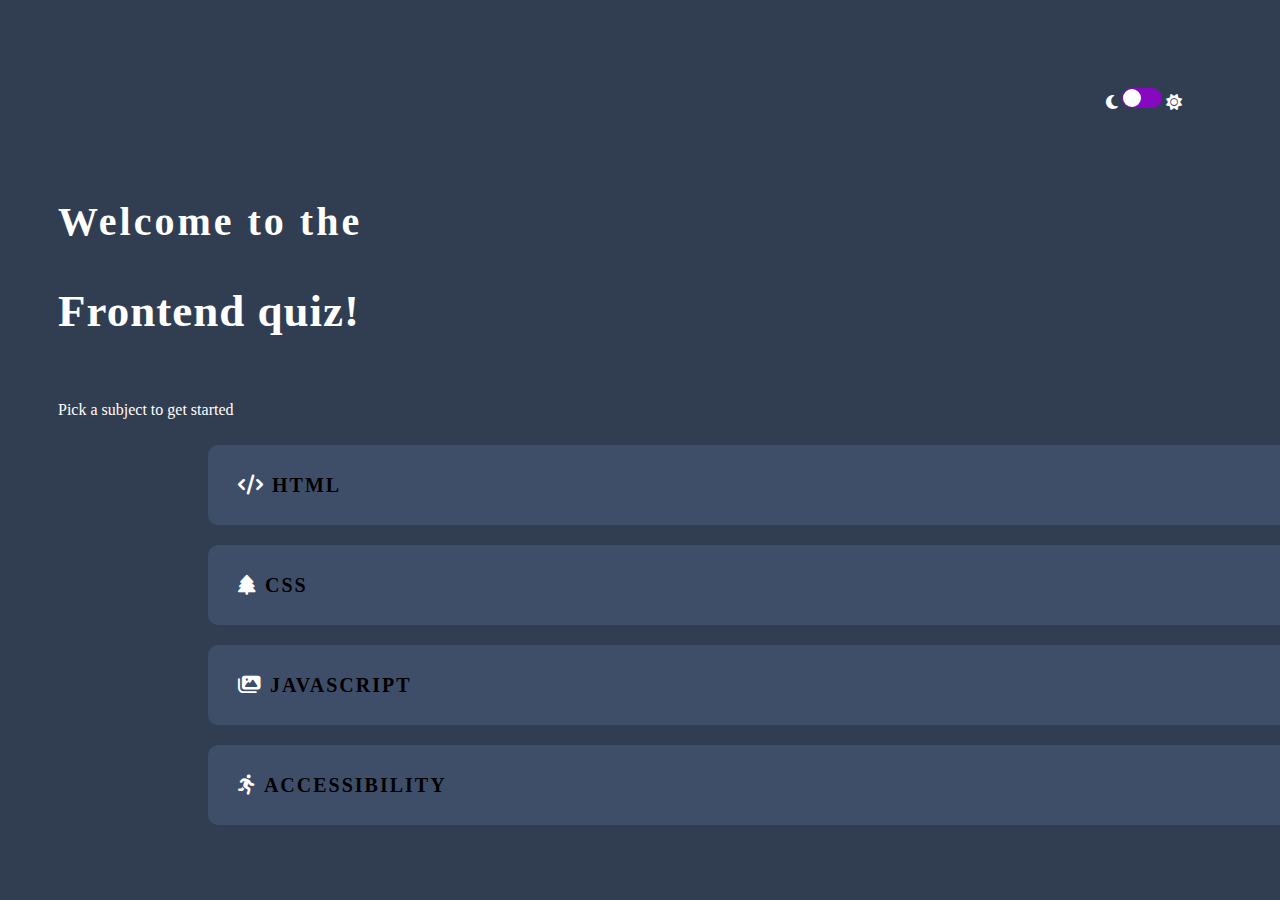
<file: index.html>
<!DOCTYPE html>
<html lang="en">
<head>
    <meta charset="UTF-8">
    <meta name="viewport" content="width=device-width, initial-scale=1.0">
    <title>Quiz</title>
    <link href="https://cdn.jsdelivr.net/npm/bootstrap@5.0.2/dist/css/bootstrap.min.css" rel="stylesheet" integrity="sha384-EVSTQN3/azprG1Anm3QDgpJLIm9Nao0Yz1ztcQTwFspd3yD65VohhpuuCOmLASjC" crossorigin="anonymous">
    <link rel="stylesheet" href="https://cdnjs.cloudflare.com/ajax/libs/font-awesome/6.7.2/css/all.min.css" integrity="sha512-Evv84Mr4kqVGRNSgIGL/F/aIDqQb7xQ2vcrdIwxfjThSH8CSR7PBEakCr51Ck+w+/U6swU2Im1vVX0SVk9ABhg==" crossorigin="anonymous" referrerpolicy="no-referrer" />
    
</head>
<!--<nav class="navbar navbar-expand-lg navbar-light bg-light">
    <div class="container-fluid">
      <a class="navbar-brand fs-3" href="#" style="letter-spacing: 2px; font-weight: 600;">Tera learning</a>
      <button class="navbar-toggler" type="button" data-bs-toggle="collapse" data-bs-target="#navbarNavDropdown" aria-controls="navbarNavDropdown" aria-expanded="false" aria-label="Toggle navigation">
        <span class="navbar-toggler-icon"></span>
      </button>
      <div class="collapse navbar-collapse" id="navbarNavDropdown">
        <ul class="navbar-nav">
          <li class="nav-item">
            <a class="nav-link active" aria-current="page" href="index.html" style="font-weight: 400;font-size: 20px; letter-spacing: 2px; color: black;">Home</a>
          </li>
          <li class="nav-item ">
            <a class="nav-link" href="index.html" style="font-weight: 400;font-size: 20px; letter-spacing: 2px; color: black;">about</a>
          </li>
          <li class="nav-item ">
            <a class="nav-link" href="index.html" style="font-weight: 400;font-size: 20px; letter-spacing: 2px; color: black;">Contact</a>
          </li>
            </ul>
          </li>
        </ul>
      </div>
    </div>
  </nav>--->
<body>
  <style>
    
.wrap{
    padding-top: 150px;
    margin: 0;
}

.btn-primary{
    width: 45%;
    padding: 6px;
    border: none;
}

.wrap h3{
    font-size: 40px;
    font-style: inherit;
    letter-spacing: 3px;
}

.wrap h1{

    font-size: 45px;
    font-style: inherit;
    letter-spacing: 1px;
    font-weight: bold;

}   

.btn-danger{
  padding: 6px;
  font-size: 20px;
  width: 60%;
  border: none;
  border-radius: 10px;
  font-weight: 400;
  letter-spacing: 2px;
  cursor: pointer;

}
.mt-2{
  margin: 10px 0;
  width:300%;
  height:80px;
  text-align: left;
  padding-left: 30px;
  background: #3e4e69;
  font-family: Consolas;
  font-weight: 800;
  cursor: pointer;

}

.btn-primary{
  border-radius: 5px;
}

#subject{
    margin-left: 200px;
}

#welcome{
    margin-left: 50px;
    margin-top: 20px;
}

.switch{
  position: relative;
  display: inline-block;
  width: 40px;
  height: 20px;
  background-color: #8608c0;
  border-radius: 20px;
  transition:all 0.3s;
}
.switch::after {
  content: "";
  position: absolute;
  width: 18px;
  height: 18px;
  border-radius: 18px;
  background-color: white;
  top: 1px;
  left: 1px;
  transition: all 0.3s;
}


input[type="checkbox"]:checked + .switch::after {
  transform: translateX(20px);
}

input[type="checkbox"]:checked + .switch {
  background-color: #7983ff;
}

.offscreen {
  position: absolute;
  left: -9999px;
}

#toggle-wrapper{
  width: 100%;
  padding-left: 78%;
  padding-top: 80px;
  position:absolute;
  display: inline-block;
  margin-left: 100px;


}

#my-toggle{
  margin: px;
}
  
  </style>


    <style>
        body{
            background-color: #313e51;
            color: #ffff;
        }
    </style>
    
     <!--This for the toggle-->
 <div id="toggle-wrapper">
    <div class="col-12 col-lg-4 col-md-12 col-sm-12">
      <div class="mt-3" data-aos="fade-left" id="my-toggle">
        <a href=""class="fa-solid fa-moon" style="text-decoration: none; color: #ffff;"></a>
        <input type="checkbox" id="toggle" class="offscreen"/>
        <label for="toggle" class="switch"></label>
        <a href=""class="fa-solid fa-sun" style="text-decoration: none; color: #ffff;"></a>
     </div>
  </div>
</div>
    
    <section class="wrap">
      <!--This focuses on the main body-->
    <div class="container" >
        <div class="row">
            <div class="col-12 col-lg-4 col-md-12 col-sm-12">

              <!--Here is the welcone  noot section--->
                <div data-aos="fade-up-left" id="welcome">
                    <h3>Welcome to the</h3>
                    <h1><b>Frontend quiz!</b></h1>
                    <br>
                    <p>Pick a subject to get started</p>
                </div>
            </div>
            <!--Here are the links to different subject quiz--->
               <div class="col-12 col-lg-4 col-md-12 col-sm-12">
                <div class="mt-3" data-aos="fade-left" id="subject">
                  
                    <button class="btn-danger mt-2" id="btn-success" onclick="hostHouse()"><a href="" class="fa-solid fa-code" style="text-decoration: none; color: #ffff;" ></a>  HTML</button> <br>
                    <button class="btn-danger mt-2" onclick="hostHouse()"><a href=""class="fa-solid fa-tree" style="text-decoration: none; color: #ffff;"></a> CSS</button> <br>
                    <button class="btn-danger mt-2" onclick="hostHouse()"> <a href="" class="fa-solid fa-images" style="text-decoration: none; color: #ffff;"></a> JAVASCRIPT</button> <br>
                    <button class="btn-danger mt-2" onclick="hostHouse()"><a href="" class="fa-solid fa-person-running" style="text-decoration: none; color: #ffff;"></a> ACCESSIBILITY</button> <br>
                </div>
            </div>
        </div>
    </div>

</section>

    <script>
      function hostHouse(){
        window.open('quiz.html')
      }
    </script>
    
   
    <script src="https://cdn.jsdelivr.net/npm/bootstrap@5.0.2/dist/js/bootstrap.bundle.min.js" integrity="sha384-MrcW6ZMFYlzcLA8Nl+NtUVF0sA7MsXsP1UyJoMp4YLEuNSfAP+JcXn/tWtIaxVXM" crossorigin="anonymous"></script>

</body>
</html>
</file>
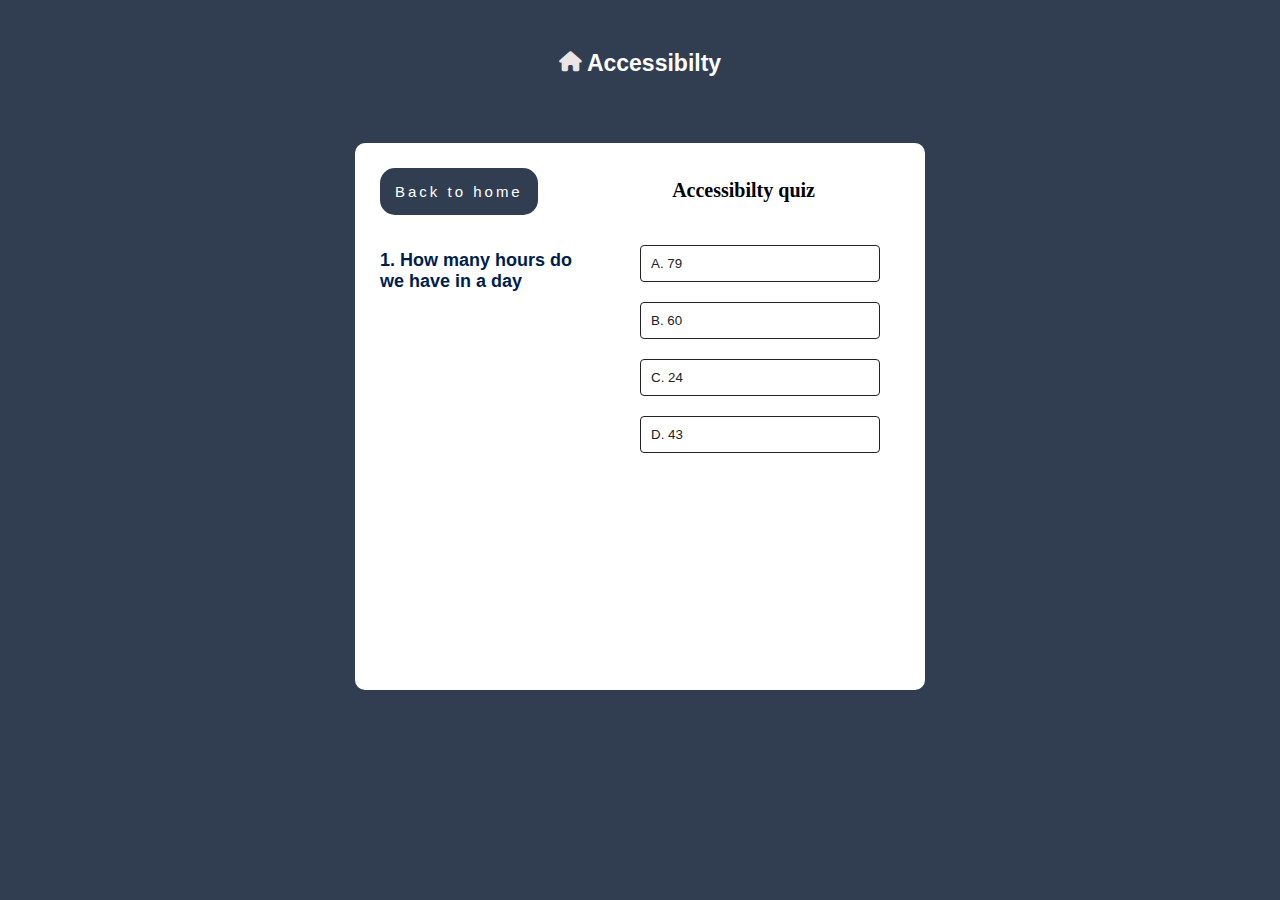
<file: quiz.html>
<!DOCTYPE html>
<html lang="en">
<head>
    <meta charset="UTF-8">
    <meta name="viewport" content="width=device-width, initial-scale=1.0">
    <title>Quiz</title>
    <link rel="stylesheet" href="style.css">
    <link rel="stylesheet" href="https://cdnjs.cloudflare.com/ajax/libs/font-awesome/6.7.2/css/all.min.css" integrity="sha512-Evv84Mr4kqVGRNSgIGL/F/aIDqQb7xQ2vcrdIwxfjThSH8CSR7PBEakCr51Ck+w+/U6swU2Im1vVX0SVk9ABhg==" crossorigin="anonymous" referrerpolicy="no-referrer" />
    

   

</head>

<div class="good">
  <h3 class="fa-solid fa-house" style="font-size: 20px;color: #ece5e5;position: relative;top: -5px;"> <a href="" style="text-decoration: none; color: #fff;font-size: 23px;position: relative; top: 2px;font-weight: bold;"> Accessibilty</a></h3>
</div>

    <body>

      <style>
        .good{
          
          padding: 25px;
          margin: 10px 0;
          color: #fff;
          font-weight: 400;
          font-size: 15px;
          text-align: center;
        }
      </style>
      
    <style>
     
body{
    background: #313e51;
}
  .blog{
    background-color: #313e51;
    color: white;
    padding: 15px;
    border: none;
    font-weight: 300;
    font-size: 15px;
    border-radius: 15px;
    cursor: pointer !important;
    letter-spacing: 3px;
  }

#container{
    width: 100vh;
    height: 50vh;
    display: flex;
  }
#child1{
    height:100px;
    width:200px;
    float: left;
}
#answer-buttons{
    height:100px;
    width:300px;
    float: right;
}
    </style>
        
    <script>
      function follow(){
        window.open('index.html');
      }
    </script>
  


    <div class="app" >
      <div id="top"><button class="blog" onclick="follow()">Back to home</button> <span style="margin-left: 25%; font-weight: 600; font-size: 20px; font-family: Consolas;">Accessibilty quiz</span>
      
      </div>
      
    <!--<h1 id=qCount>Welcome to terra bootcamp quiz</h1>-->   
    <div id="container">
   <div class="quiz">
    <div id="child1">
    <h2 id="question">questions goes here</h2></div>
    <div id="answer-buttons">
     <button class="btn">answer 1</button>
     <button class="btn">answer 2</button>
     <button class="btn">answer 3</button>
     <button class="btn">answer 4</button>
    </div>
    <div><button id="next-btn">Next</button></div>
   </div>
</div>

    </div>





    
  <script src="script.js"></script> 

</body>
</html>
</file>
<file: style.css>
*{
    box-sizing: border-box;
    font-family: sans-serif;
}





.app{
    background: #fff;
    width: 85%;
    max-width: 570px;
    margin: 20px auto 0;
    border-radius: 10px;
    padding: 25px;
}

.app h1{
    font-size: 25px;
    color: #001e4d;
    font-weight: 600;
    border-bottom: 1px solid #333;
    padding-bottom: 30px;
}
.quiz{
    padding: 20px 0;
}
.quiz h2{
    
    font-size: 18px;
    color: #001e4d;
    font-weight: 600;
}

.btn{
    background: #fff;
    color: #222;
    font-weight: 500;
    width: 80%;
    border: 1px solid #222;
    padding: 10px;
    margin: 10px 0;
    text-align: left;
    border-radius: 4px;
    cursor: pointer;
    transition: all 0.3ms;
    margin-left: 60px;
}

.btn:hover:not([disabled]){
    background: #222;
    color: #ffff;
}

.btn:disabled{
    cursor: no-drop;
}

#next-btn{
    background: #001e4d;
    color: #fff;
    font-weight: 500;
    width: 150px;
    border: 0;
    padding: 10px;
    margin: 300px auto 0;
    border-radius: 4px;
    cursor: pointer;
    display: none;
}

.correct{
    background: #00b688;
}
.incorrect{
    background: #e14a3b;
}
</file>
